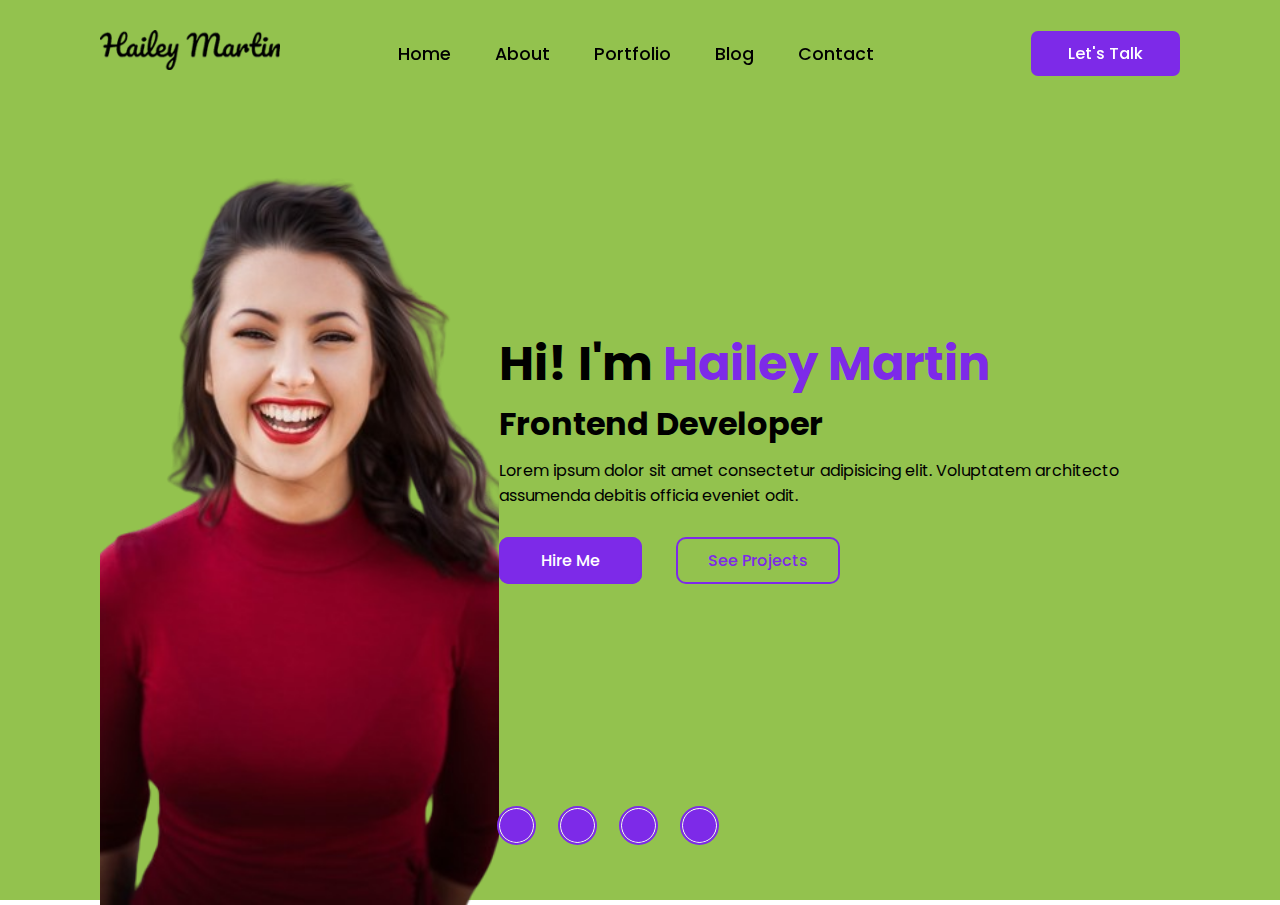
<file: Portfolio/index.html>
<!DOCTYPE html>
<html lang="en">
  <head>
    <meta charset="UTF-8" />
    <meta name="viewport" content="width=device-width, initial-scale=1.0" />
    <title>Portfolio</title>
    <link rel="stylesheet" href="style.css" />
    <link
      rel="stylesheet"
      href="https://cdnjs.cloudflare.com/ajax/libs/font-awesome/6.5.1/css/all.min.css"
      integrity="sha512-DTOQO9RWCH3ppGqcWaEA1BIZOC6xxalwEsw9c2QQeAIftl+Vegovlnee1c9QX4TctnWMn13TZye+giMm8e2LwA=="
      crossorigin="anonymous"
      referrerpolicy="no-referrer"
    />
  </head>
  <body>
    <header>
        <div class="logo">
            <img src="./logo (2).png">
        </div>
      <nav class="navigation">
        <a href="#">Home</a>
        <a href="#">About</a>
        <a href="#">Portfolio</a>
        <a href="#">Blog</a>
        <a href="#">Contact</a>
      </nav>
      <a href="#" class="btn">Let's Talk</a>
    </header>
    <section class="home">
      <div class="img"></div>
      <div class="content">
        <h2>Hi! I'm <span>Hailey Martin</span></h2>
        <h4>Frontend Developer</h4>
        <p>
          Lorem ipsum dolor sit amet consectetur adipisicing elit. Voluptatem
          architecto assumenda debitis officia eveniet odit.
        </p>
        <div class="btn-group">
          <a href="#">Hire Me</a>
          <a href="#">See Projects</a>
        </div>
          <div class="social-icons">
            <a href="#"><i class="fa-brands fa-linkedin"></i></a>
            <a href="#"><i class="fa-brands fa-facebook"></i></a>
            <a href="#"><i class="fa-brands fa-instagram"></i></a>
            <a href="#"><i class="fa-brands fa-x-twitter"></i></a>
          </div>
      </div>
    </section>
  </body>
</html>
</file>
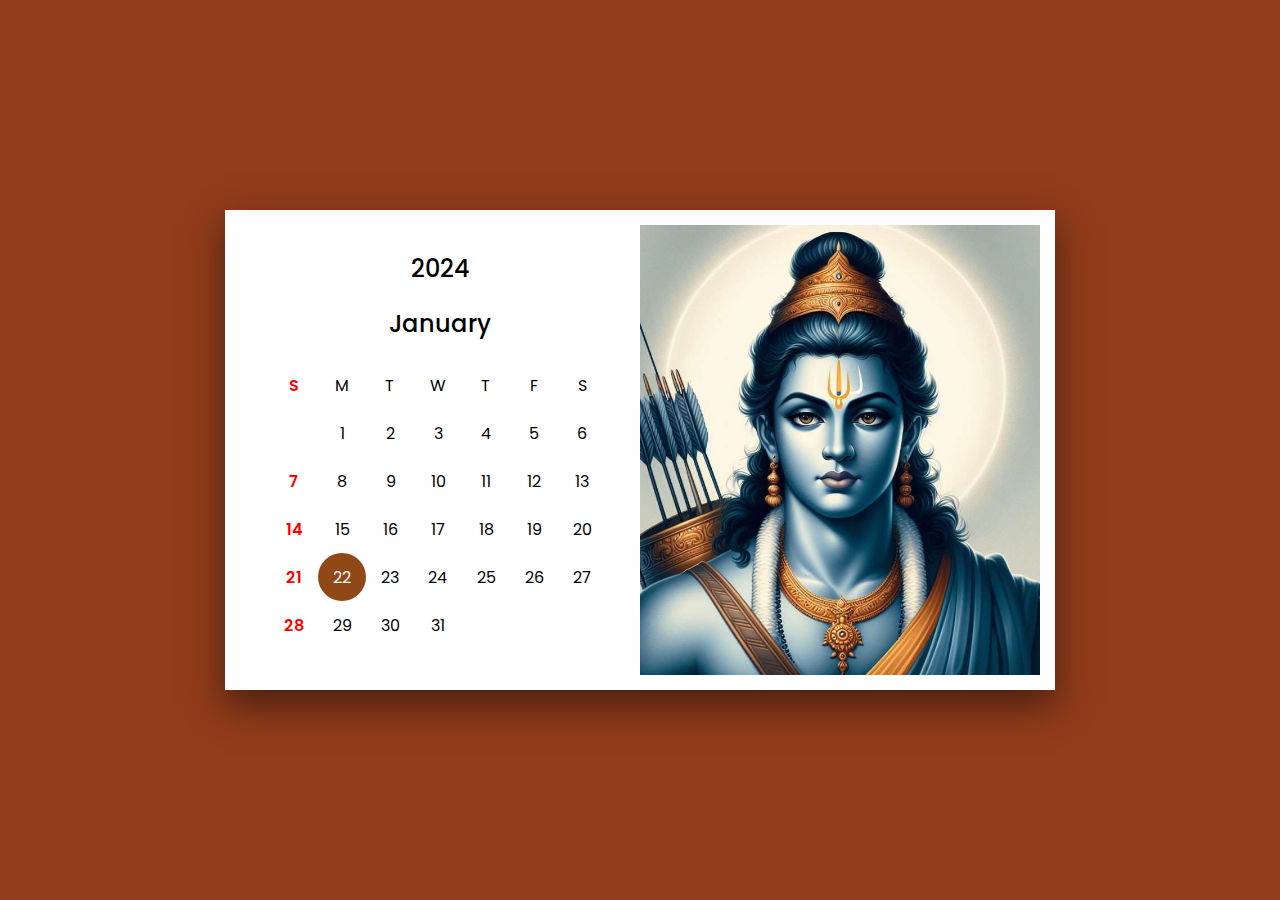
<file: Calender/Calender.html>
<!DOCTYPE html>
<html lang="en">
<head>
    <meta charset="UTF-8">
    <meta name="viewport" content="width=device-width, initial-scale=1.0">
    <title>Calender</title>
    <link rel="stylesheet" href="style.css">
</head>
<body>
      <div class="calender">
        <div class="date">
            <h3>2024</h3>
            <h3>January</h3>
            <div class="days">
                <div class="day">S</div>
                <div class="day">M</div>
                <div class="day">T</div>
                <div class="day">W</div>
                <div class="day">T</div>
                <div class="day">F</div>
                <div class="day">S</div>
                <div class="number"></div>
                <div class="number">1</div>
                <div class="number">2</div>
                <div class="number">3</div>
                <div class="number">4</div>
                <div class="number">5</div>
                <div class="number">6</div>
                <div class="number">7</div>
                <div class="number">8</div>
                <div class="number">9</div>
                <div class="number">10</div>
                <div class="number">11</div>
                <div class="number">12</div>
                <div class="number">13</div>
                <div class="number">14</div>
                <div class="number">15</div>
                <div class="number">16</div>
                <div class="number">17</div>
                <div class="number">18</div>
                <div class="number">19</div>
                <div class="number">20</div>
                <div class="number">21</div>
                <div class="number active">22</div>
                <div class="number">23</div>
                <div class="number">24</div>
                <div class="number">25</div>
                <div class="number">26</div>
                <div class="number">27</div>
                <div class="number">28</div>
                <div class="number">29</div>
                <div class="number">30</div>
                <div class="number">31</div>
            </div>
        </div>
        <div class="image">
            <img src="./img.jpg" >
        </div>
      </div>
</body>
</html>
</file>
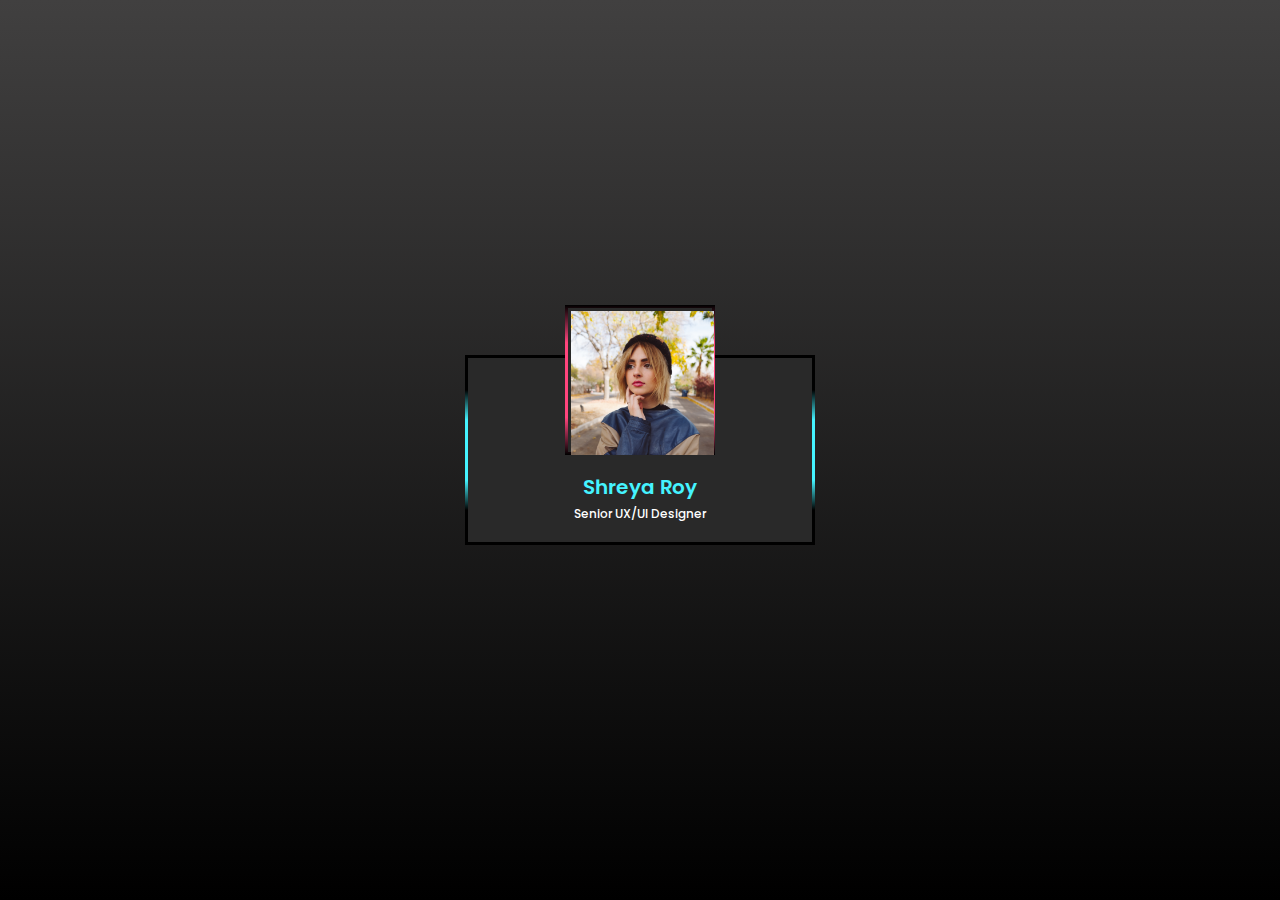
<file: Profile_Card/ProfileCard.html>
<!DOCTYPE html>
<html lang="en">
<head>
    <meta charset="UTF-8">
    <meta name="viewport" content="width=device-width, initial-scale=1.0">
    <title>Profile Card</title>
    <link rel="stylesheet" href="style.css">
</head>
<body>
     <div class="card">
        <div class="lines"></div>
        <div class="imgBox">
            <img src="./beautiful_girl.jpg" >
        </div>
        <div class="content">
            <div class="details">
                <h2>Shreya Roy <br><span>Senior UX/UI Designer</span></h2>
                <div class="data">
                    <h3>502 <br><span>Posts</span></h3>
                    <h3>400k <br><span>Followers</span></h3>
                    <h3>201 <br> <span>Following</span></h3>
                </div>
                <div class="actionBtn">
                    <button>Follow</button>
                    <button>Message</button>
                </div>
            </div>
        </div>
     </div>
</body>
</html>
</file>
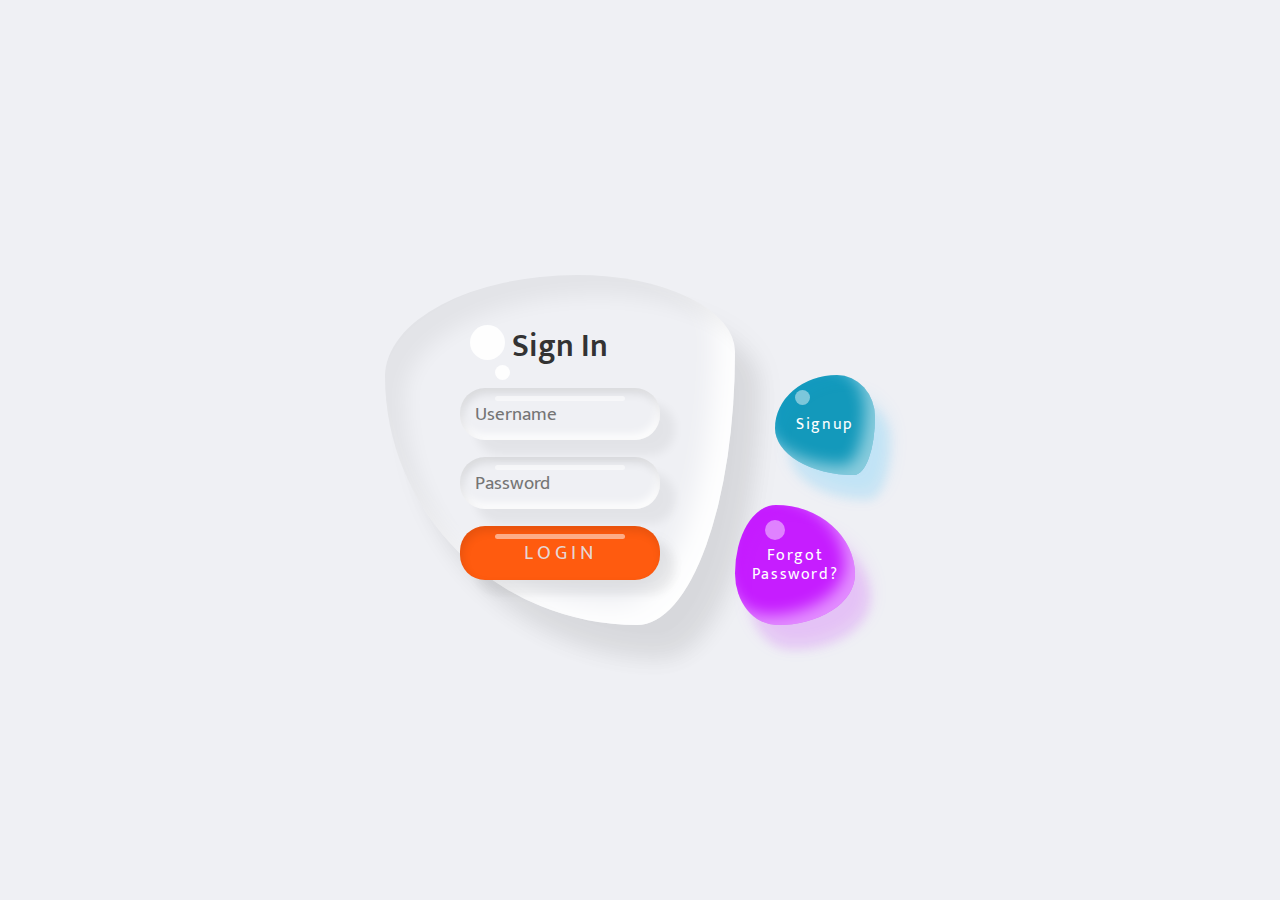
<file: WaterDrop/login.html>
<!DOCTYPE html>
<html lang="en">
<head>
    <meta charset="UTF-8">
    <meta name="viewport" content="width=device-width, initial-scale=1.0">
    <title>WaterDrop effect Login Page</title>
    <link rel="stylesheet" href="style.css">
</head>
<body>
        <div class="container">
            <div class="drop">
          <div class="content">
            <h2>Sign In</h2>
            <form >
                <div class="inputBox">
                    <input type="text" placeholder="Username">
                </div>
                <div class="inputBox">
                    <input type="password" placeholder="Password">
                </div>
                <div class="inputBox">
                    <input type="submit" value="Login" id="btn">
                </div>
            </form>
          </div>
            </div>
            <a href="#" class="btns">Forgot Password?</a>
            <a href="#" class="btns signup">Signup</a>
        </div>
</body>
</html>
</file>
<file: Portfolio/style.css>
@import url('https://fonts.googleapis.com/css2?family=Poppins:ital,wght@0,100;0,200;0,300;0,400;0,500;0,600;0,700;0,800;0,900;1,100;1,200;1,300;1,400;1,500;1,600;1,700;1,800;1,900&display=swap');

*
{
    margin: 0;
    padding: 0;
    font-family: "Poppins", sans-serif;
    box-sizing: border-box;
}
header
{
    position: fixed;
    top: 0;
    left: 0;
    width: 100%;
    padding: 30px 100px;
    display: flex;
    justify-content: space-between;
    align-items: center;
    z-index: 100;
}
.navigation a{
    font-size: 1.1em;
    color:black;
    text-decoration: none;
    margin-right: 40px;
    font-weight: 500;
    transition: 0.3s;
}
.navigation a:hover
{
    color: blueviolet;
}
.btn
{
    color: #fff;
    text-decoration: none;
    padding: 8px 35px;
    background:#7d2ae8;
    border-radius: 7px;
    border: 2px solid #7d2ae8;
    font-weight: 500;
    transition: 0.3s;
}
.btn:hover
{
    color: #7d2ae8;
    background: transparent;
}
.home
{
    position: relative;
    width: 100%;
    height: 100vh;
    background:rgb(147, 194, 78);
    background-size: cover;
    background-position: center;
    display: flex;
    align-items: center;
    padding: 30px 100px;

}
.home .img
{
    height: 90vh;
    width: 50%;
    background: url(img.png);
    background-size: cover;
    background-position: center;
    margin-top: 100px;
}
.content h2{
    font-size: 3em;
}
.content h2 span{
    color: #7d2ae8;
}
.content h4{
    font-size: 2em;
}
.content p{
    padding: 10px 0 40px 0;
}
.btn-group a
{
color: #fff;
text-decoration: none;
padding: 10px 40px;
background: #7d2ae8;
border-radius: 10px;
border: 2px solid #7d2ae8;
font-weight: 500;
transition: 0.3s;
}
.btn-group a:hover:nth-child(1)
{
   color: #7d2ae8;
   background:transparent;
}
.btn-group a:nth-child(2)
{
    color: #7d2ae8;
    background: transparent;
    margin-left: 30px;
    padding: 10px 30px;
}
.btn-group a:hover:nth-child(2)
{
    color: #fff;
    background: #7d2ae8;
}
.social-icons
{
  position: absolute;
  bottom: 50px;
}
.social-icons a{
    display: inline-block;
    width: 35px;
    height: 35px;background: #7d2ae8;
    border-radius: 50%;
    margin-right: 22px;
    text-align: center;
    line-height: 35px;
    border: 1px solid #fff;
    outline: 2px solid #7d2ae8;
    transition: 0.3s;
}
.social-icons a:hover
{
   transform: translateY(-5px);
}
.social-icons a i{
    color: #fff;
}
</file>
<file: Calender/style.css>
@import url("https://fonts.googleapis.com/css2?family=Poppins:ital,wght@0,300;0,400;0,500;0,600;1,300;1,500&display=swap");

body
{
    font-family: 'Poppins', sans-serif;
    margin: 0;
    padding: 0;
    display: flex;
    justify-content:center;
    align-items: center;
    height: 100vh;
    background: rgb(145, 60, 27);
}
.calender
{
    position: relative;
    background: #fff;
    width: 800px;
    height: 450px;
    display: flex;
    justify-content: space-between;
    align-items: center;
    border: 15px solid #fff;
    box-shadow: 0 15px  35px  rgba(0,0,0,0.5);

}
.calender .date
{
    width:400px;
    padding: 30px;
    box-sizing: border-box;
}
.calender .date h3{
    margin: 0 0 20px;
    padding: 0;
    font-size: 24px;
    font-weight: 500;
    text-align: center;
}
.calender .date .days
{
    display: flex;
    flex-wrap: wrap;

}
.calender .date .days .day,
.calender .date .days .number
{
    width: 48px;
    height: 48px;
    display: flex;
    justify-content: center;
    align-items: center;
}
.calender .date .days .day:first-child,
.calender .date .days .number:nth-child(7n+1)
{
    color: red;
    font-weight: 600;
}
.calender .date .days .number.active
{
    background: rgb(145, 72, 23);
    color: #fff;
    cursor: pointer;
    border-radius: 50%;
    
}
.calender .image
{
    position: absolute;
    top: 0;
    right: 0;
    width: 400px;
    height: 100%;
    background: #000;
}
.calender .image img
{
    position: absolute;
    width: 100%;
    height: 100%;
    top: 0;
    left: 0;
    object-fit: cover;
}
</file>
<file: Profile_Card/style.css>
@import url("https://fonts.googleapis.com/css2?family=Poppins:ital,wght@0,400;0,500;0,600;0,700;1,500;1,600;1,700;1,800&display=swap");

* {
  margin: 0;
  padding: 0;
  box-sizing: border-box;
  font-family: 'Poppins', sans-serif;
}
body {
  display: flex;
  justify-content: center;
  align-items: center;
  min-height: 100vh;
  background: linear-gradient(rgb(65, 64, 64), black);
}
.card {
  position: relative;
  width: 350px;
  height: 190px;
  background: #fff;
  transition: 0.5s;
}
.card:hover {
  height: 450px;
}
.card .lines {
  position: absolute;
  inset: 0;
  background: #000;
  overflow: hidden;
}
.card .lines::before {
  content: "";
  position: absolute;
  top: 50%;
  left: 50%;
  transform: translate(-50%, -50%);
  width: 600px;
  height: 120px;
  background: linear-gradient(
    transparent,
    #45f3ff,
    #45f3ff,
    #45f3ff,
    transparent
  );

  animation: animate 4s linear infinite;
}
@keyframes animate {
  0% {
    transform: translate(-50%, -50%) rotate(0deg);
  }
  100% {
    transform: translate(-50%, -50%) rotate(360deg);
  }
}
.card .lines::after {
  content: "";
  position: absolute;
  inset: 3px;
  background: #292929;
}
.card .imgBox {
  position: absolute;
  top: -50px;
  left: 50%;
  transform: translateX(-50%);
  width: 150px;
  height: 150px;
  background: black;
  transition: 0.5s;
  z-index: 10;
  overflow: hidden;
}
.card:hover .imgBox {
  width: 250px;
  height: 250px;
}
.card .imgBox::before {
  content: "";
  position: absolute;
  top: 50%;
  left: 50%;
  width: 500px;
  height: 150px;
  transform: translate(-50%, -50%);
  background: linear-gradient(
    transparent,
    #ff457d,
    #ff457d,
    #ff457d,
    transparent
  );
  animation: animate2 6s linear infinite;
}
@keyframes animate2 {
  0% {
    transform: translate(-50%, -50%) rotate(360deg);
  }
  100% {
    transform: translate(-50%, -50%) rotate(0deg);
  }
}
.card .imgBox::after {
  content: "";
  position: absolute;
  inset: 3px;
  background: #292929;
}
.card .imgBox img {
  position: absolute;
  top: 6px;
  left: 6px;
  z-index: 1;
  width: calc(95%);
  height: calc(100%)-30px;
}
.card .content {
  position: absolute;
  width: 100%;
  height: 100%;
  display: flex;
  justify-content: center;
  align-items: flex-end;
  overflow: hidden;
}
.card .content .details {
  padding: 40px;
  text-align: center;
  width: 100%;
  transition: 0.5s;
  transform: translateY(145px);
}
.card:hover .content .details {
  transform: translateY(0px);
}

.card .content .details h2 {
  font-size: 1.25rem;
  font-weight: 600;
  color: #45f3ff;
  line-height: 1.2em;
}
.card .content .details h2 span {
  font-size: 0.75rem;
  font-weight: 500;
  color: #fff;
}
.card .content .details .data {
  display: flex;
  justify-content: space-between;
  margin: 20px 0;
}
.card .content .details .data h3{
    font-size: 1em;
    color: #45f3ff;
    line-height: 1.2em;
    font-weight: 600;
}
.card .content .details .data h3 span{
    font-size: 0.85em;
    font-weight: 400;
    color: #fff;
}
.card .content .details .actionBtn
{
    display: flex;
    justify-content: space-between;
    gap: 15px;
}
.card .content .details .actionBtn button{
    padding: 10px 30px;
    border: none;
    outline: none;
    border-radius: 5px;
    font-size: 1em;
    font-weight: 500;
    background: #45f3ff;
    color: #000;
    cursor: pointer;
    opacity: 0.7;

}
.card .content .details .actionBtn button:nth-child(2)
{
    background: #fff;
}
.card .content .details .actionBtn button:hover
{
    opacity: 1;
}
</file>
<file: WaterDrop/style.css>
@import url('https://fonts.googleapis.com/css2?family=Mukta:wght@200;300;400;500;700&display=swap');
*
{
    margin: 0;
    padding: 0;
    font-family: 'Mukta', sans-serif;
    box-sizing: border-box;
}
body
{
    display: flex;
    justify-content: center;
    align-items: center;
    min-height: 100vh;
    background: #eff0f4;
}
.container
{
    position: relative;
    left: -80px;
    display: flex;
    justify-content: center;
    align-items: center;
}
.container .drop
{
    position: relative;
    width: 350px;
    height: 350px;
  box-shadow: inset 20px 20px 20px rgba(0, 0,0, 0.05),
  25px 35px 20px rgba(0, 0,0, 0.05),
  25px 30px 30px rgba(0, 0,0, 0.05),
  inset -20px -20px 25px rgba(255, 255,255, 0.9);
  transition: 0.5s;
  display: flex;
  justify-content: center;
  align-items: center;
  border-radius: 55% 45% 28% 72% / 29% 22% 78% 71% ;

}
.container .drop:hover
{
    border-radius: 50%;
}
.container .drop::before
{
     content:'';
     position: absolute;
     top: 50px;
     left: 85px;
     width: 35px;
     height: 35px;
     border-radius: 50%;
     background: #fff;
     opacity: 0.9;
}
.container .drop::after
{
     content:'';
     position: absolute;
     top: 90px;
     left: 110px;
     width: 15px;
     height: 15px;
     border-radius: 50%;
     background: #fff;
     opacity: 0.9;
}
.container .drop .content
{
    position: relative;
    display: flex;
    justify-content: center;
    flex-direction: column;
    text-align: center;
    padding: 40px;
    gap: 15px;

}
.container .drop .content h2{
    position: relative;
    color: #333;
    font-size: 2em;
    font-weight: 600;
 
}

.container .drop .content form
{
    display: flex;
    flex-direction: column;
    gap: 17px;
    justify-content: center;
    align-items: center;
}
.container .drop .content form .inputBox
{
    position: relative;
    width: 200px;
    box-shadow: inset 2px 5px 10px rgba(0, 0,0, 0.1),
  inset -2px -5px 10px rgba(255, 255,255, 1),
  15px 15px 10px rgba(0, 0,0, 0.05),
   15px 10px 15px rgba(255, 255,255, 0.025);
   border-radius: 25px;
}
.container .drop .content form .inputBox::before
{
    content: '';
    position: absolute;
    top: 8px;
    left: 50%;
    transform: translateX(-50%);
    width: 65%;
    height: 5px;
    background:rgba(255, 255,255, 0.5);
    border-radius: 5px;
    
}
.container .drop .content form .inputBox input{
    border: none;
    outline: none;
    background: transparent;
    width: 100%;
    font-size: 1.2em;
    padding: 10px 15px;
}
 #btn
 {
    color: #e6dadafa;
    text-transform: uppercase;
    font-size: 20px;
    cursor: pointer;
    letter-spacing: 0.2em;
    font-weight: 400;
 }
 .container .drop .content form .inputBox:last-child
 {
    background: #ff5b0f;
    box-shadow: inset 2px 5px 10px rgba(0, 0,0, 0.1),
    15px 15px 10px rgba(0, 0,0, 0.05),
    15px 10px 15px rgba(0, 0,0, 0.025);
    transition: 0.5s;
 }
 .container .drop .content form .inputBox:last-child:hover
 {
    width: 150px;
 }
 .btns
 {
    position: absolute;
    right: -120px;
    bottom: 0;
    width: 120px;
    height: 120px;
    background: #c61dff;
    display: flex;
    justify-content: center;
    align-items: center;
    cursor: pointer;
    text-decoration: none;
    color: #fff;
    line-height: 1.2em;
    letter-spacing: 0.1em;
    font-size: 1em;
    transition: 0.25s;
    text-align: center;
    box-shadow: inset 10px 10px 10px rgba(190, 1,254, 0.05),
    15px 25px 10px rgba(190, 1,254, 0.1),
    15px 20px 20px rgba(190, 1,254, 0.1),
    inset -10px -10px 15px rgba(255, 255,255, 0.5);
    border-radius: 34% 66% 65%  35%/57% 58% 42% 43%;
 }
 .btns:hover
 {
    border-radius: 50%;
 }
 .btns::before
 {
    content: '';
    position: absolute;
    top: 15px;
    left: 30px;
    width: 20px;
    height: 20px;
    border-radius: 50%;
    background: #fff;
    opacity: 0.45;
 }
 .btns.signup
 {
    bottom: 150px;
    right: -140px;
    width: 100px;
    height: 100px;
    background: #1399bb;
    border-radius: 62% 38% 21% 79% / 53% 42% 58% 47% ;
    box-shadow: inset 10px 10px 10px rgba(1, 180,255, 0.05),
    15px 25px 10px rgba(1, 180,255, 0.1),
    15px 20px 20px rgba(1, 180,255, 0.1),
    inset -10px -10px 15px rgba(255, 255,255, 0.5);
 }

 .btns.signup::before
 {
    left: 20px;
    width: 15px;
    height: 15px;
 }
 .btns:hover
 {
    border-radius: 50%;
 }
</file>
